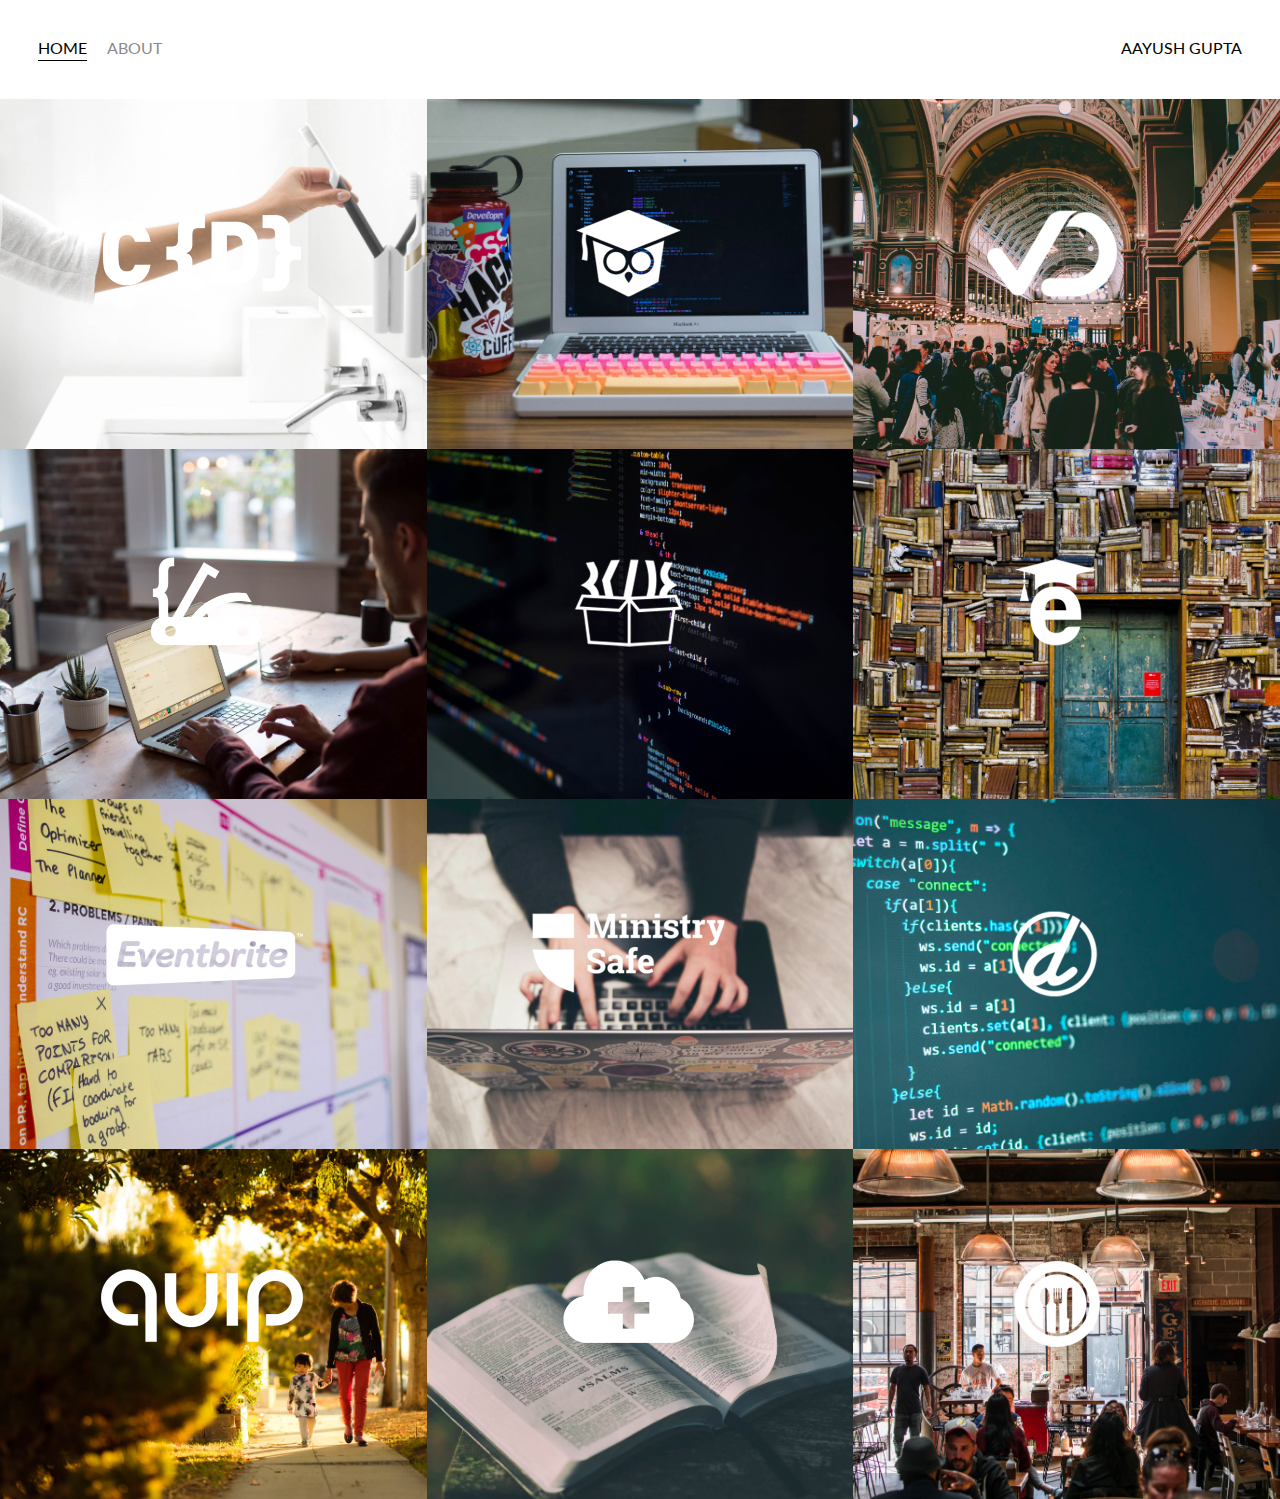
<file: index.html>
<!DOCTYPE html>
<html lang="en">
<head>
    <meta charset="UTF-8">
    <meta name="viewport" content="width=device-width, initial-scale=1.0">
    <link href="https://fonts.googleapis.com/css2?family=Lato:ital,wght@1,700&display=swap" rel="stylesheet">
    <title>project.css</title>
    <link rel="stylesheet" href="styles.css">
</head>
<body>
    <div class="container">
    <div class="nav-wrapper">
    <div class="left-side">
        <div class="nav-link-wrapper active-nav-link">
        <a href="index.html">Home</a>
        </div>
        <div class="nav-link-wrapper">
        <a href="about.html">About</a>
        </div>    
    </div>

    <div class="right-side">
        <div>AAYUSH GUPTA</div>
    </div>
    </div>
    <div class="content-wrapper">
        <div class="portfolio-items-wrapper">
            <div class="content-item-wrapper">
                <div class="portfolio-img-background" style="background-image:url(./images/portfolio1.jpg)"></div>
                <div class="img-text-wrapper">
                    <div class="logo-wrapper">
                        <img src="./logos/crondose.png" alt="">
                    </div>
                    <div class="subtitle">
                        i built the quip Ecoomerce platform,named a 
                    </div>
                </div>
            </div>
            <div class="content-item-wrapper">
                <div class="portfolio-img-background" style="background-image:url(./images/portfolio2.jpg)"></div>
                <div class="img-text-wrapper">
                    <div class="logo-wrapper">
                        <img src="./logos/dailysmarty.png" alt="">
                    </div>
                    <div class="subtitle">
                        i built the quip Ecoomerce platform,named a
                    </div>
                </div>
            </div>
            <div class="content-item-wrapper">
                <div class="portfolio-img-background" style="background-image:url(./images/portfolio3.jpg)"></div>
                <div class="img-text-wrapper">
                    <div class="logo-wrapper">
                        <img src="./logos/dashtrack.png" alt="">
                    </div>
                    <div class="subtitle">
                        i built the quip Ecoomerce platform,named a
                    </div>
                </div>
            </div>
            <div class="content-item-wrapper">
                <div class="portfolio-img-background" style="background-image:url(./images/portfolio4.jpg)"></div>
                <div class="img-text-wrapper">
                    <div class="logo-wrapper">
                        <img src="./logos/devcamp.png" alt="">
                    </div>
                    <div class="subtitle">
                        i built the quip Ecoomerce platform,named a
                    </div>
                </div>
            </div>
            <div class="content-item-wrapper">
                <div class="portfolio-img-background" style="background-image:url(./images/portfolio5.jpg)"></div>
                <div class="img-text-wrapper">
                    <div class="logo-wrapper">
                        <img src="./logos/devtrunk.png" alt="">
                    </div>
                    <div class="subtitle">
                        i built the quip Ecoomerce platform,named a
                    </div>
                </div>
            </div>
            <div class="content-item-wrapper">
                <div class="portfolio-img-background" style="background-image:url(./images/portfolio6.jpg)"></div>
                <div class="img-text-wrapper">
                    <div class="logo-wrapper">
                        <img src="./logos/edutechional.png" alt="">
                    </div>
                    <div class="subtitle">
                        i built the quip Ecoomerce platform,named a
                    </div>
                </div>
            </div>
            <div class="content-item-wrapper">
                <div class="portfolio-img-background" style="background-image:url(./images/portfolio7.jpg)"></div>
                <div class="img-text-wrapper">
                    <div class="logo-wrapper">
                        <img src="./logos/eventbrite.png" alt="">
                    </div>
                    <div class="subtitle">
                        i built the quip Ecoomerce platform,named a
                    </div>
                </div>
            </div>
            <div class="content-item-wrapper">
                <div class="portfolio-img-background" style="background-image:url(./images/portfolio8.jpg)"></div>
                <div class="img-text-wrapper">
                    <div class="logo-wrapper">
                        <img src="./logos/ministry-safe.png" alt="">
                    </div>
                    <div class="subtitle">
                        i built the quip Ecoomerce platform,named a
                    </div>
                </div>
            </div>
            <div class="content-item-wrapper">
                <div class="portfolio-img-background" style="background-image:url(./images/portfolio9.jpg)"></div>
                <div class="img-text-wrapper">
                    <div class="logo-wrapper">
                        <img src="./logos/open-devos.png" alt="">
                    </div>
                    <div class="subtitle">
                        i built the quip Ecoomerce platform,named a
                    </div>
                </div>
            </div>
            <div class="content-item-wrapper">
                <div class="portfolio-img-background" style="background-image:url(./images/portfolio10.jpg)"></div>
                <div class="img-text-wrapper">
                    <div class="logo-wrapper">
                        <img src="./logos/quip.png" alt="">
                    </div>
                    <div class="subtitle">
                        i built the quip Ecoomerce platform,named a
                    </div>
                </div>
            </div>
            <div class="content-item-wrapper">
                <div class="portfolio-img-background" style="background-image:url(./images/portfolio11.jpg)"></div>
                <div class="img-text-wrapper">
                    <div class="logo-wrapper">
                        <img src="./logos/shop-hacker.png" alt="">
                    </div>
                    <div class="subtitle">
                        i built the quip Ecoomerce platform,named a
                    </div>
                </div>
            </div>
            <div class="content-item-wrapper">
                <div class="portfolio-img-background" style="background-image:url(./images/portfolio12.jpg)"></div>
                <div class="img-text-wrapper">
                    <div class="logo-wrapper">
                        <img src="./logos/toastability.png" alt="">
                    </div>
                    <div class="subtitle">
                        i built the quip Ecoomerce platform,named a
                    </div>
                </div>
            </div>
        </div>
    </div>
    </div>
</body>
<!-- <script> 
    const portfolioItems=document.querySelectorAll('.portfolio-item-wrapper')
    portfolioItems.forEach(portfolioItem => {
        portfolioItem.addEventListener('mouseover',()=>{
            portfolioItem.childNodes[1].classList.add('img-darken');
        })
        portfolioItem.addEventListener('mouseout', () => {
            portfolioItem.childNodes[1].classList.remove('img-darken');
        })
    }) -->
</script>
</html>
</file>
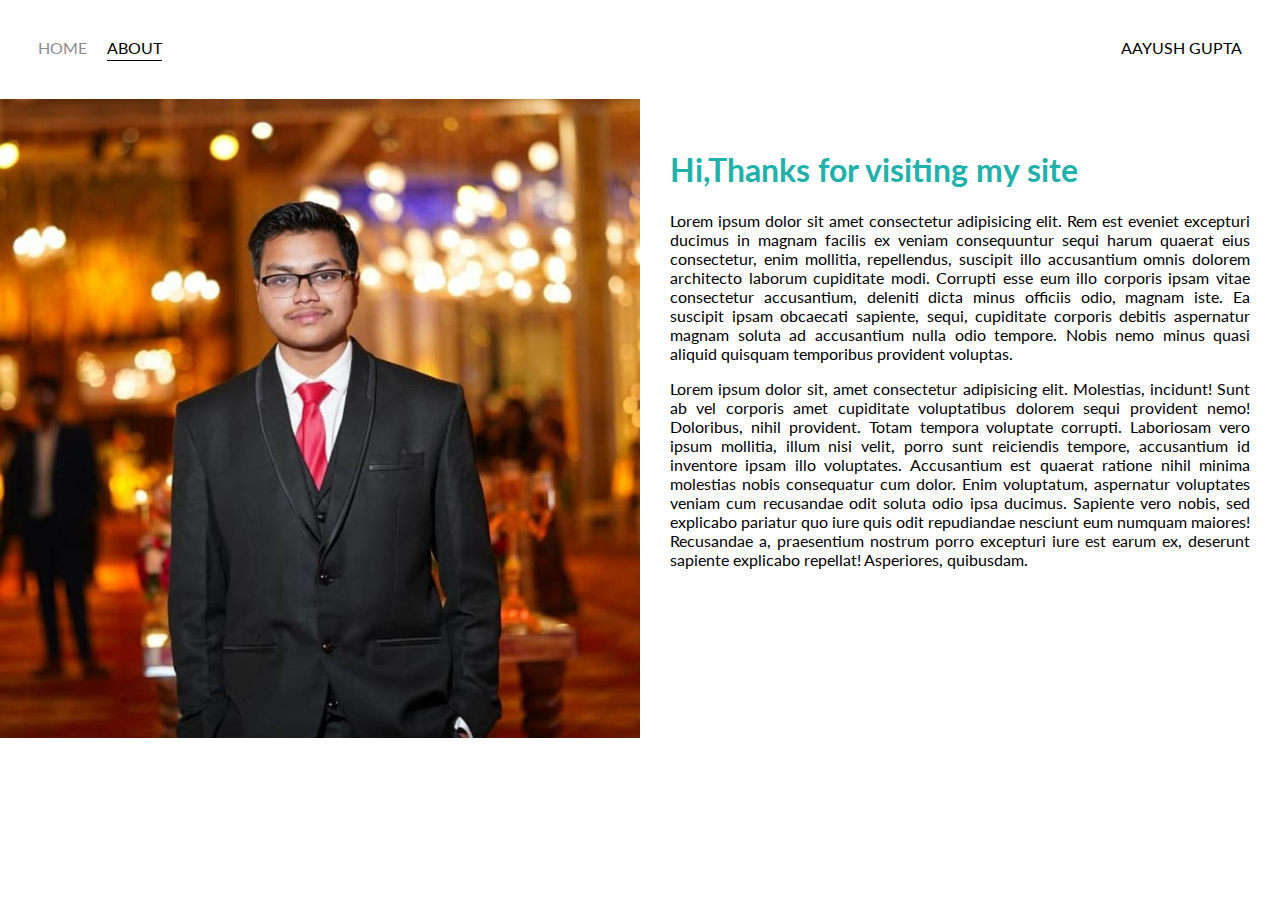
<file: about.html>
<!DOCTYPE html>
<html lang="en">
<head>
    <meta charset="UTF-8">
    <meta name="viewport" content="width=device-width, initial-scale=1.0">
    <link href="https://fonts.googleapis.com/css2?family=Lato:ital,wght@1,700&display=swap" rel="stylesheet">
    <link rel="stylesheet" href="styles.css">
    <title>about</title>
</head>
<body>
    <div class="nav-wrapper">
        <div class="left-side">
            <div class="nav-link-wrapper ">
                <a href="index.html">Home</a>
            </div>
            <div class="nav-link-wrapper active-nav-link">
                <a href="about.html">About</a>
            </div>
        </div>
    
        <div class="right-side">
            <div class="brand">
                <div>AAYUSH GUPTA</div>
            </div>
        </div> 
    </div>
    <div class="content-wrapper">
        <div class="two-column-wrapper">
            <div class="profile-image-wrapper">
                <img src="./images/profile.jpg" alt="">
            </div>
            <div class="profile-content-wrapper">
                <h1>Hi,Thanks for visiting my site</h1>
                <p>Lorem ipsum dolor sit amet consectetur adipisicing elit. Rem est eveniet excepturi ducimus in magnam facilis ex veniam consequuntur sequi harum quaerat eius consectetur, enim mollitia, repellendus, suscipit illo accusantium omnis dolorem architecto laborum cupiditate modi. Corrupti esse eum illo corporis ipsam vitae consectetur accusantium, deleniti dicta minus officiis odio, magnam iste. Ea suscipit ipsam obcaecati sapiente, sequi, cupiditate corporis debitis aspernatur magnam soluta ad accusantium nulla odio tempore. Nobis nemo minus quasi aliquid quisquam temporibus provident voluptas.</p>
                <p>Lorem ipsum dolor sit, amet consectetur adipisicing elit. Molestias, incidunt! Sunt ab vel corporis amet cupiditate voluptatibus dolorem sequi provident nemo! Doloribus, nihil provident. Totam tempora voluptate corrupti. Laboriosam vero ipsum mollitia, illum nisi velit, porro sunt reiciendis tempore, accusantium id inventore ipsam illo voluptates. Accusantium est quaerat ratione nihil minima molestias nobis consequatur cum dolor. Enim voluptatum, aspernatur voluptates veniam cum recusandae odit soluta odio ipsa ducimus. Sapiente vero nobis, sed explicabo pariatur quo iure quis odit repudiandae nesciunt eum numquam maiores! Recusandae a, praesentium nostrum porro excepturi iure est earum ex, deserunt sapiente explicabo repellat! Asperiores, quibusdam.</p>
            </div>
        </div>
    </div>
</body>
</html>
</file>
<file: styles.css>
/* master style */
body{
    margin:0;
    font-family: 'Lato', sans-serif;
}
.container{
    display: grid;
    grid-template-columns: 1fr;
}
/* nav style */
.nav-wrapper{
    display: flex;
    justify-content:space-between;
    padding:38px; 
}
.left-side{
    display:flex;
}
.nav-wrapper>.left-side>div{
    margin-right:20px;
    text-transform: uppercase;
}
.nav-link-wrapper{
    height:22px;
    border-bottom: 1px solid transparent;
    transition:border-bottom 0.5s ;
}
.nav-link-wrapper a{
    text-decoration: none;
    color: #8a8a8a;
    transition: color 0.5s;
}
.nav-link-wrapper:hover{
    border-bottom:1px solid black;
    /* color: black; */
}
.nav-link-wrapper a:hover{
    color:black;
}
/* portfolio-style */
.portfolio-items-wrapper{
    display:grid;
    grid-template-columns:1fr 1fr 1fr;
}
.content-item-wrapper{
    position: relative;
}
.portfolio-img-background{
    height: 350px;
    width: 100%;
    background-size:cover;
    background-repeat:no-repeat;
    background-position: center;
}
.img-text-wrapper{
    position: absolute;
    top:0;
    display:flex;
    flex-direction:column;
    justify-content: center;
    align-items: center;
    height:100%;
    text-align:center;
    /* padding-left:100px; */
    /* padding-right:100px; */
}
.logo-wrapper img{
    width:50%;
    margin-bottom: 20px;
}
.img-text-wrapper .subtitle{
    font-weight: 600;
    transition: 1s;
    color: transparent;
}
.img-text-wrapper:hover .subtitle{
    color: lightseagreen;
    font-weight: 600;
}



.content-item-wrapper:hover .portfolio-img-background{
    transition: 1s;
    filter: brightness(10%);
}
/* about page style */
.two-column-wrapper{
    display: grid;
    grid-template-columns: 1fr 1fr;
}
.profile-image-wrapper img{
    width: 100%;
}
.profile-content-wrapper{
    padding: 30px;

}
.profile-content-wrapper h1{
    color: lightseagreen;
}
.profile-content-wrapper p{
    text-align: justify;
}
.active-nav-link{
    border-bottom: 1px solid black;
}
.active-nav-link a{
    color: black !important;
}
</file>
